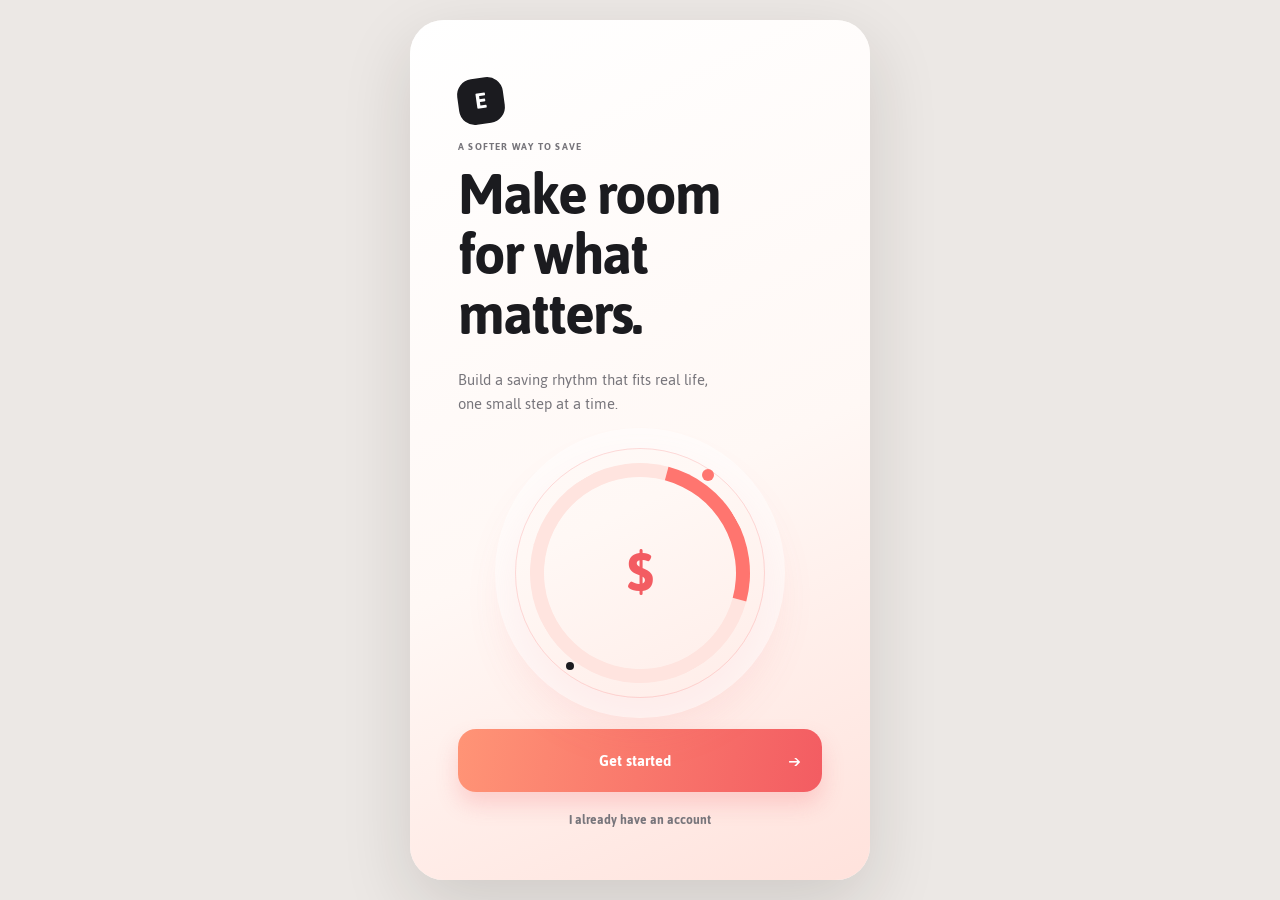
<file: index.html>
<!doctype html>
<html lang="en">
<head>
  <meta charset="UTF-8">
  <meta name="viewport" content="width=device-width, initial-scale=1.0">
  <meta name="theme-color" content="#f8f6f4">
  <title>EarnWise | A softer way to save</title>
  <link rel="preconnect" href="https://fonts.googleapis.com">
  <link rel="preconnect" href="https://fonts.gstatic.com" crossorigin>
  <link href="https://fonts.googleapis.com/css2?family=Jaldi:wght@400;700&display=swap" rel="stylesheet">
  <link rel="stylesheet" href="styles.css">
</head>
<body>
<main class="app-shell">

  <!-- Intro -->
  <section id="welcome-view" class="welcome-view screen active">
    <div class="brand-mark">E</div>
    <div class="welcome-copy">
      <p class="eyebrow">A softer way to save</p>
      <h1>Make room<br>for what matters.</h1>
      <p>Build a saving rhythm that fits real life, one small step at a time.</p>
    </div>
    <div class="welcome-orbit" aria-hidden="true"><span>$</span><i></i><b></b></div>
    <button class="primary-button welcome-button" data-action="start">Get started <span>&rarr;</span></button>
    <button class="text-button" data-action="signin">I already have an account</button>
  </section>

  <!-- Sign in / create account -->
  <section id="signin-view" class="form-view screen">
    <button class="back-button" data-action="welcome" aria-label="Back">&#8592;</button>

    <div class="form-heading">
      <p class="eyebrow">Welcome to EarnWise</p>
      <h2 id="auth-title">Let's make your<br>money feel lighter.</h2>
      <p id="auth-subtitle">Tell us a little about you to personalise your plan.</p>
    </div>

    <div class="segmented" id="auth-tabs">
      <button type="button" class="active" data-mode="create">Create account</button>
      <button type="button" data-mode="signin">Sign in</button>
    </div>

    <form id="profile-form" class="stack-form">
      <div class="form-row when-create">
        <label>First name<input id="first-name-input" type="text" placeholder="First name" autocomplete="given-name"></label>
        <label>Last name<input id="last-name-input" type="text" placeholder="Last name" autocomplete="family-name"></label>
      </div>
      <label class="when-create">What should we call you?
        <input id="name-input" type="text" placeholder="Your name" autocomplete="nickname">
      </label>
      <label>Email
        <input id="email-input" type="email" placeholder="you@email.com" autocomplete="email" required>
      </label>
      <label>Password
        <input id="password-input" type="password" placeholder="At least 6 characters" minlength="6" required>
      </label>
      <label class="when-create">What are you saving in?
        <select id="currency-input">
          <option value="USD">USD ($)</option>
          <option value="CAD">CAD ($)</option>
          <option value="EUR">EUR (&euro;)</option>
        </select>
      </label>
      <p class="form-error" id="auth-error" hidden></p>
      <button class="primary-button" type="submit" id="auth-submit">Create my account <span>&rarr;</span></button>
    </form>
  </section>

  <!-- The app itself -->
  <section id="app-view" class="app-view screen">
    <header class="app-header" id="app-header">
      <div>
        <p class="eyebrow">EarnWise</p>
        <h1 id="greeting">Hey there!</h1>
        <p class="subtle">Steady progress, softer landing.</p>
      </div>
      <div class="progress-badge" id="progress-badge">
        <strong id="progress-percent">0%</strong>
        <span>saved</span>
      </div>
    </header>

    <!-- Home -->
    <div id="home-page" class="page active-page">
      <div class="empty-state" id="home-empty" hidden>
        <div class="empty-orbit" aria-hidden="true">$</div>
        <h3>Nothing saved yet</h3>
        <p>Pick something you want and EarnWise will work out the pace for you.</p>
        <button class="primary-button" data-action="new-goal">Make your first goal <span>+</span></button>
      </div>

      <div id="home-content">
        <div class="goal-carousel" id="goal-carousel" tabindex="0" aria-label="Your goals, drag to switch"></div>
        <div class="carousel-dots" id="carousel-dots"></div>

        <button class="primary-button deposit-button" id="deposit-button" data-action="deposit">Deposit</button>

        <section class="checkin-card">
          <div class="section-heading">
            <div>
              <p class="eyebrow">Your rhythm</p>
              <h2 id="checkin-title">Daily check-in</h2>
            </div>
            <button class="icon-button" data-action="checkin-next" aria-label="Move the check-ins forward">&#8594;</button>
          </div>
          <div class="checkin-track" id="checkin-track" tabindex="0" aria-label="Check-in timeline"></div>
          <p class="swipe-hint">Drag left or right to move through your plan</p>
        </section>

        <section class="mini-stat-row">
          <div><span>Saved this month</span><strong id="month-saved">&mdash;</strong></div>
          <div><span>Next contribution</span><strong id="next-deposit">&mdash;</strong></div>
        </section>
      </div>
    </div>

    <!-- Goals -->
    <div id="goals-page" class="page">
      <div class="page-title goals-title">
        <div>
          <p class="eyebrow">Plan with intention</p>
          <h2>Your goals</h2>
        </div>
        <button class="add-button" type="button" data-action="new-goal">New goal <span>+</span></button>
      </div>
      <div class="goal-list" id="goal-list"></div>
    </div>

    <!-- History -->
    <div id="history-page" class="page">
      <div class="page-title goals-title">
        <div>
          <p class="eyebrow">Your money trail</p>
          <h2>History</h2>
        </div>
        <button class="add-button" type="button" data-action="new-entry">Log <span>+</span></button>
      </div>

      <div class="history-tabs" id="history-tabs">
        <button class="active" data-filter="all">All</button>
        <button data-filter="goals">Goals</button>
        <button data-filter="outside">Outside</button>
      </div>

      <section class="flow-summary panel">
        <div><span>Saved across all goals</span><strong id="history-total">&mdash;</strong></div>
        <div class="flow-pills">
          <p><span>In this month</span><b id="history-in">&mdash;</b></p>
          <p><span>Out this month</span><b id="history-out">&mdash;</b></p>
        </div>
      </section>

      <section class="transactions" id="transactions"></section>
    </div>

    <!-- Profile -->
    <div id="profile-page" class="page">
      <div class="page-title">
        <p class="eyebrow">Your account</p>
        <h2>Profile</h2>
      </div>

      <section class="profile-card panel">
        <div class="profile-summary">
          <div class="avatar" id="avatar">E</div>
          <div>
            <h2 id="profile-name">&mdash;</h2>
            <p id="profile-handle">&mdash;</p>
            <p class="subtle" id="profile-email">&mdash;</p>
          </div>
        </div>

        <div class="profile-stats">
          <div><span>Goals</span><strong id="stat-goals">0</strong></div>
          <div><span>Saved</span><strong id="stat-saved">&mdash;</strong></div>
          <div><span>Check-ins</span><strong id="stat-checkins">0</strong></div>
        </div>

        <div class="settings-list">
          <label>Display name<input id="setting-name" type="text" placeholder="Your name"></label>
          <label>Currency
            <select id="profile-currency">
              <option value="USD">USD ($)</option>
              <option value="CAD">CAD ($)</option>
              <option value="EUR">EUR (&euro;)</option>
            </select>
          </label>
          <label>Remind me to check in<input class="toggle" type="checkbox" id="setting-reminders"></label>
          <label>Member since<strong id="profile-since">&mdash;</strong></label>
        </div>
      </section>

      <div class="profile-actions">
        <button class="reset-button" id="reset-goals" type="button">Reset goals</button>
        <button class="secondary-button" data-action="signout">Sign out</button>
      </div>
    </div>

    <nav class="bottom-nav" aria-label="Main navigation">
      <button class="active" data-page="home-page"><span class="nav-icon">&#8962;</span>Home</button>
      <button data-page="goals-page"><span class="nav-icon">&#9678;</span>Goals</button>
      <button data-page="history-page"><span class="nav-icon">&#9636;</span>History</button>
      <button data-page="profile-page"><span class="nav-icon">&#9675;</span>Profile</button>
    </nav>
  </section>

  <!-- Deposit / withdraw sheet -->
  <div class="modal-backdrop" id="deposit-modal">
    <section class="sheet" role="dialog" aria-modal="true" aria-label="Move money">
      <button class="close-button" data-action="close-modal" aria-label="Close">&#10005;</button>
      <p class="eyebrow" id="deposit-eyebrow">Add to your goal</p>
      <h2 id="deposit-heading">Every little bit counts.</h2>

      <div class="segmented" id="deposit-mode">
        <button type="button" class="active" data-mode="deposit">Deposit</button>
        <button type="button" data-mode="withdraw">Take out</button>
      </div>

      <label>Goal<select id="deposit-goal"></select></label>
      <label>Amount
        <div class="money-input"><span class="currency-symbol">$</span><input id="deposit-input" type="number" min="0.01" step="0.01" value="20"></div>
      </label>

      <div class="deposit-suggestions" id="deposit-suggestions"></div>
      <p class="plan-hint" id="deposit-hint"></p>
      <p class="form-error" id="deposit-error" hidden></p>
      <button class="primary-button" id="confirm-deposit">Make deposit <span>&rarr;</span></button>
    </section>
  </div>

  <!-- Goal builder sheet -->
  <div class="modal-backdrop" id="goal-modal">
    <section class="sheet tall" role="dialog" aria-modal="true" aria-label="Goal settings">
      <button class="close-button" data-action="close-modal" aria-label="Close">&#10005;</button>
      <p class="eyebrow" id="goal-eyebrow">New goal</p>
      <h2 id="goal-heading">Set a target.</h2>

      <div class="sheet-body">
        <label>What are you saving for?
          <input id="goal-name-input" type="text" placeholder="Kyoto trip, rainy day fund...">
        </label>

        <label>Target amount
          <div class="money-input"><span class="currency-symbol">$</span><input id="goal-target-input" type="number" min="1" step="1" value="200"></div>
        </label>

        <label>Reach it by
          <select id="goal-timeframe-input">
            <option value="30">In 30 days</option>
            <option value="90">In 3 months</option>
            <option value="180" selected>In 6 months</option>
            <option value="365">In 1 year</option>
            <option value="custom">Pick my own date</option>
          </select>
        </label>

        <label id="goal-date-wrap" hidden>Deadline
          <input id="goal-date-input" type="date">
        </label>

        <div class="cadence-block">
          <p class="field-label">How often do you want to put money in?</p>
          <div class="cadence-chips" id="cadence-chips"></div>
        </div>

        <label>Amount each time
          <div class="money-input"><span class="currency-symbol">$</span><input id="goal-contribution-input" type="number" min="0" step="0.01"></div>
        </label>

        <div class="suggestion" id="plan-summary">
          <span>Your plan</span>
          <strong id="plan-summary-value">&mdash;</strong>
        </div>

        <div class="suggestion-list" id="plan-suggestions"></div>
      </div>

      <div class="sheet-actions">
        <button class="secondary-button danger" id="delete-goal" type="button" hidden>Delete goal</button>
        <button class="primary-button" id="save-goal" type="button">Save goal <span>&rarr;</span></button>
      </div>
    </section>
  </div>

  <!-- Manual history entry sheet -->
  <div class="modal-backdrop" id="entry-modal">
    <section class="sheet" role="dialog" aria-modal="true" aria-label="Log an entry">
      <button class="close-button" data-action="close-modal" aria-label="Close">&#10005;</button>
      <p class="eyebrow">Outside your goals</p>
      <h2>Log something else.</h2>

      <div class="segmented" id="entry-mode">
        <button type="button" class="active" data-mode="income">Money in</button>
        <button type="button" data-mode="expense">Money out</button>
      </div>

      <label>What was it?<input id="entry-label" type="text" placeholder="Payday, groceries..."></label>
      <label>Amount
        <div class="money-input"><span class="currency-symbol">$</span><input id="entry-amount" type="number" min="0.01" step="0.01" value="20"></div>
      </label>
      <label>When<input id="entry-date" type="date"></label>
      <p class="form-error" id="entry-error" hidden></p>
      <button class="primary-button" id="confirm-entry">Save entry <span>&rarr;</span></button>
    </section>
  </div>

</main>
<script src="app.js"></script>
</body>
</html>
</file>
<file: styles.css>
:root{
  --ink:#1b1b1f;
  --muted:#77757b;
  --paper:#fbf9f7;
  --panel:#fff;
  --line:#e8e3e0;
  --coral:#ff756f;
  --coral-dark:#f35c62;
  --blush:#ffe4df;
  --green:#45b979;--violet:#794fdc;--violet-soft:#f2ecfd;
  --amber:#e08c3b;
  --shadow:0 18px 35px rgba(38,25,20,.07);
}

*{box-sizing:border-box}
[hidden]{display:none!important}
body{margin:0;background:#ece8e5;color:var(--ink);font-family:'Jaldi',system-ui,sans-serif}
button,input,select{font:inherit}
button{cursor:pointer;border:0;color:inherit}
h1,h2,h3,p{margin-top:0}

.app-shell{max-width:460px;min-height:100vh;margin:auto;background:var(--paper);position:relative;overflow:hidden}
.screen{display:none;min-height:100vh}
.screen.active{display:block}

.eyebrow{margin:0 0 9px;text-transform:uppercase;letter-spacing:.11em;font-size:11px;font-weight:700;color:var(--muted)}
.subtle{font-size:13px;color:var(--muted);margin:0}

/* ---------- intro ---------- */

.welcome-view{padding:44px 28px 24px;flex-direction:column;background:linear-gradient(155deg,#fff 0%,#fff8f5 55%,#ffe2dc 100%)}
.welcome-view.active{display:flex}
.brand-mark{width:46px;height:46px;border-radius:16px;background:var(--ink);color:#fff;display:grid;place-items:center;font:700 25px/1.15 'Jaldi',sans-serif;transform:rotate(-8deg)}
.welcome-copy{margin-top:auto;position:relative;z-index:1}
.welcome-copy h1{font:700 clamp(44px,12vw,64px)/.94 'Jaldi',sans-serif;letter-spacing:-2px;margin-bottom:22px}
.welcome-copy>p:last-child{max-width:260px;font-size:17px;line-height:1.45;color:var(--muted)}
.welcome-orbit{height:250px;width:250px;margin:14px auto 18px;border:1px solid rgba(243,92,98,.2);border-radius:50%;position:relative;display:grid;place-items:center;box-shadow:0 0 0 20px rgba(255,255,255,.5),0 24px 50px rgba(243,92,98,.16)}
.welcome-orbit:before{content:'';position:absolute;inset:14px;border:14px solid var(--blush);border-right-color:var(--coral);border-radius:50%;transform:rotate(-30deg)}
.welcome-orbit span{font:700 62px/1.15 'Jaldi',sans-serif;color:var(--coral-dark);z-index:1}
.welcome-orbit i,.welcome-orbit b{position:absolute;border-radius:50%;background:var(--coral);width:12px;height:12px;top:20px;right:50px}
.welcome-orbit b{background:var(--ink);bottom:27px;top:auto;left:50px;width:8px;height:8px}
.welcome-button{margin-top:auto}

.primary-button{width:100%;padding:17px 22px;border-radius:18px;background:linear-gradient(100deg,#ff9476,var(--coral-dark));color:#fff;font-weight:700;font-size:17px;box-shadow:0 12px 22px rgba(243,92,98,.22);transition:transform .2s,box-shadow .2s}
.primary-button:hover{transform:translateY(-2px);box-shadow:0 16px 28px rgba(243,92,98,.3)}
.primary-button span{float:right}
.secondary-button{width:100%;padding:14px;border:1px solid var(--line);border-radius:15px;background:var(--panel);font-weight:700}
.secondary-button.danger{color:var(--coral-dark);border-color:var(--blush);background:#fff6f5}
.text-button{width:100%;background:none;padding:16px;color:var(--muted);font-weight:600;font-size:14px}
.link-button{background:none;padding:0;color:var(--coral-dark);font-weight:700;font-size:13px}

/* ---------- sign in ---------- */

.form-view{padding:38px 28px 48px;background:var(--paper)}
.back-button{background:none;font-size:25px;padding:4px 0 30px}
.form-heading h2{font:700 38px/1 'Jaldi',sans-serif;letter-spacing:-1px;margin-bottom:16px}
.form-heading>p:last-child{color:var(--muted);line-height:1.5;margin-bottom:0}
.stack-form{margin-top:22px;display:grid;gap:18px}
.form-row{display:grid;grid-template-columns:1fr 1fr;gap:12px}
.stack-form label,.sheet label{display:grid;gap:8px;color:var(--muted);font-size:13px;font-weight:600}
.stack-form input,.stack-form select,.sheet input,.sheet select{width:100%;border:1px solid var(--line);border-radius:14px;background:#fff;padding:15px;color:var(--ink);outline-color:var(--coral)}
.form-error{margin:0;font-size:13px;font-weight:600;color:var(--coral-dark);background:#fff1f0;border-radius:12px;padding:11px 14px}

.segmented{display:flex;background:#f0eeec;border-radius:14px;padding:4px;margin-bottom:20px;gap:4px}
.segmented button{flex:1;padding:11px 8px;background:none;border-radius:11px;color:var(--muted);font-weight:700;font-size:14px}
.segmented button.active{background:#fff;color:var(--ink);box-shadow:0 4px 12px rgba(38,25,20,.08)}

/* ---------- app frame ---------- */

.app-view{padding:28px 20px 112px}
.app-header{display:flex;align-items:flex-start;justify-content:space-between;margin-bottom:26px;gap:14px}
.app-header h1{font:700 33px/1.15 'Jaldi',sans-serif;letter-spacing:-1.5px;margin:0 0 3px}
.add-button{background:#efedeb;border-radius:20px;padding:9px 14px;font-weight:700;font-size:14px;white-space:nowrap;transition:background .2s}
.progress-badge{flex:0 0 auto;display:grid;justify-items:center;gap:1px;background:var(--blush);color:var(--coral-dark);border-radius:20px;padding:8px 15px;transition:background .3s,color .3s}
.progress-badge strong{font:700 19px/1.15 'Jaldi',sans-serif;font-variant-numeric:tabular-nums}
.progress-badge span{font-size:10px;font-weight:700;letter-spacing:.09em;text-transform:uppercase;opacity:.7}
.progress-badge.done{background:var(--violet-soft);color:var(--violet)}
.add-button:hover{background:var(--blush);color:var(--coral-dark)}
.add-button span{font-size:19px;line-height:10px;margin-left:4px}
.page{display:none;animation:rise .35s ease both}
.page.active-page{display:block}
.page-title{margin:8px 0 22px}
.page-title h2{font:700 35px/1.15 'Jaldi',sans-serif;margin:0;letter-spacing:-.8px}
.goals-title{display:flex;align-items:flex-start;justify-content:space-between;gap:14px}
.goals-title .add-button{margin-top:6px}

/* ---------- home carousel ---------- */

.goal-carousel{display:flex;overflow-x:auto;scroll-snap-type:x mandatory;scrollbar-width:none;cursor:grab;margin:0 -20px;padding:0 20px;scroll-padding:0 20px}
.goal-carousel::-webkit-scrollbar{display:none}
.goal-carousel.dragging{cursor:grabbing;scroll-snap-type:none;scroll-behavior:auto}
.goal-slide{flex:0 0 100%;scroll-snap-align:center;text-align:center;user-select:none}

.progress-ring{width:min(280px,72vw);aspect-ratio:1;margin:0 auto 18px;border-radius:50%;position:relative;box-shadow:0 15px 30px rgba(255,117,111,.12);transition:box-shadow .4s ease}
.progress-ring.done{box-shadow:0 15px 30px rgba(121,79,220,.16)}
.ring-svg{position:absolute;inset:0;width:100%;height:100%;transform:rotate(-90deg)}
.ring-track{fill:none;stroke:var(--blush);stroke-width:11}
.ring-fill{fill:none;stroke:var(--coral);stroke-width:11;stroke-linecap:round;transition:stroke-dashoffset .6s ease,stroke .4s ease}
.ring-fill.done{stroke:var(--violet)}
.ring-inner{position:absolute;inset:16px;border-radius:50%;display:flex;flex-direction:column;align-items:center;justify-content:center;padding:0 18px;text-align:center}
.ring-inner span{color:var(--muted);font-size:13px;font-weight:600;max-width:100%;overflow:hidden;text-overflow:ellipsis;white-space:nowrap}
.ring-inner small{color:var(--muted);font-size:13px}
.ring-inner strong{font:700 clamp(30px,9vw,42px)/1.15 'Jaldi',sans-serif;margin:8px 0}

.pace-note{font-size:13px;font-weight:600;color:var(--green);margin:0}
.pace-note.behind{color:var(--amber)}
.pace-note.done{color:var(--violet)}
.status-dot{display:inline-block;width:7px;height:7px;background:currentColor;border-radius:50%;margin-right:6px;vertical-align:middle}

.carousel-dots{display:flex;justify-content:center;gap:7px;margin:16px 0 4px}
.carousel-dots i{width:7px;height:7px;border-radius:50%;background:#ddd8d5;cursor:pointer;transition:.2s}
.carousel-dots i.on{background:var(--coral);width:20px;border-radius:5px}
.deposit-button{margin:18px 0 26px;text-align:center}
.deposit-button.done{background:linear-gradient(100deg,#9b7aec,var(--violet));box-shadow:0 12px 22px rgba(121,79,220,.22)}
.deposit-button.done:hover{box-shadow:0 16px 28px rgba(121,79,220,.3)}
.deposit-button b{font-family:'Jaldi',sans-serif;margin-left:4px}

/* ---------- check-in strip ---------- */

.checkin-card,.panel{background:var(--panel);border:1px solid var(--line);border-radius:22px;padding:20px;box-shadow:var(--shadow)}
.section-heading{display:flex;justify-content:space-between;align-items:flex-start;gap:12px}
.section-heading h2{font:700 24px/1.15 'Jaldi',sans-serif;margin:0;letter-spacing:-.8px}
.icon-button{width:32px;height:32px;border-radius:50%;background:var(--blush);color:var(--coral-dark);font-size:18px;flex:0 0 auto}

.checkin-track{display:flex;gap:10px;overflow-x:auto;scroll-snap-type:x proximity;padding:19px 1px 8px;cursor:grab;scrollbar-width:none;scroll-behavior:smooth}
.checkin-track::-webkit-scrollbar{display:none}
.checkin-track.dragging{cursor:grabbing;scroll-snap-type:none;scroll-behavior:auto}
.checkin-track.dragging .day-card{pointer-events:none}
.day-card{flex:0 0 76px;scroll-snap-align:center;text-align:center;background:#f5f4f3;border-radius:20px;padding:13px 4px 11px;color:var(--muted);font-size:11px;user-select:none;transition:transform .18s,background .18s}
.day-card:hover{transform:translateY(-2px)}
.day-card strong{display:block;font:700 19px/1.15 'Jaldi',sans-serif;color:var(--ink);margin:7px 0 3px}
.day-card small{display:block;font-size:10px;opacity:.75}
.day-card.done{background:#e1f5e9;color:var(--green)}
.day-card.done strong{color:var(--green)}
.day-card.today{background:var(--blush);outline:2px solid var(--coral);outline-offset:2px;color:var(--coral-dark)}
.day-card.undoable{outline:1.5px dashed var(--green);outline-offset:2px}
.day-card.undoable small{font-weight:700;opacity:1}
.day-card.undoable:hover{background:#d3efdf}
.day-card.done:not(.undoable){cursor:default}
.day-card.done:not(.undoable):hover{transform:none}
.day-card.today strong{color:var(--coral-dark)}
.swipe-hint{text-align:center;color:#aaa;font-size:11px;margin:10px 0 0}

.mini-stat-row{display:grid;grid-template-columns:1fr 1fr;gap:12px;margin-top:18px}
.mini-stat-row div{padding:15px;background:#f1efed;border-radius:15px}
.mini-stat-row span{display:block;color:var(--muted);font-size:11px}
.mini-stat-row strong{display:block;margin-top:5px;font:700 18px/1.15 'Jaldi',sans-serif}

/* ---------- empty states ---------- */

.empty-state{text-align:center;padding:34px 20px}
.empty-state h3{font:700 24px/1.15 'Jaldi',sans-serif;margin:0 0 8px;letter-spacing:-.5px}
.empty-state p{color:var(--muted);line-height:1.5;margin:0 auto 24px;max-width:270px}
.empty-state.small{padding:30px 16px;background:var(--panel);border:1px dashed var(--line);border-radius:20px}
.empty-state.small p{margin-bottom:0}
.empty-orbit{width:110px;height:110px;margin:0 auto 22px;border-radius:50%;border:12px solid var(--blush);border-right-color:var(--coral);display:grid;place-items:center;font:700 34px/1.15 'Jaldi',sans-serif;color:var(--coral-dark);transform:rotate(-30deg)}

/* ---------- goals ---------- */

.goal-list{display:grid;gap:12px}
.goal-row{position:relative;border-radius:18px;overflow:hidden}
.goal-delete{position:absolute;top:0;right:0;bottom:0;width:96px;background:var(--coral-dark);color:#fff;font-weight:700;font-size:14px;border-radius:0 18px 18px 0}
.goal-delete:hover{background:#e0474e}
.goal-item{position:relative;padding:18px;border:1px solid var(--line);border-radius:18px;background:#fff;cursor:pointer;touch-action:pan-y;user-select:none;transition:transform .25s ease,box-shadow .2s}
.goal-item:hover{box-shadow:var(--shadow)}
.goal-row.open .goal-item{transform:translateX(-96px)}
.goal-item header{display:flex;justify-content:space-between;align-items:center;gap:10px;font-weight:700}
.goal-name{font:700 17px/1.15 'Jaldi',sans-serif;overflow:hidden;text-overflow:ellipsis;white-space:nowrap}
.pill{flex:0 0 auto;border-radius:15px;padding:4px 10px;font-size:12px;background:#e5f6eb;color:var(--green)}
.pill.behind{background:#fdf0e2;color:var(--amber)}
.pill.done{background:var(--violet-soft);color:var(--violet)}
.goal-amount{display:block;font:700 29px/1.15 'Jaldi',sans-serif;margin:13px 0 2px}
.goal-item small{color:var(--muted)}
.bar{height:8px;border-radius:8px;background:#eeeceb;margin-top:13px;overflow:hidden}
.bar i{display:block;height:100%;background:var(--green);border-radius:inherit;transition:width .45s ease,background .4s ease}
.bar.done i{background:var(--violet)}
.goal-foot{display:flex;justify-content:space-between;align-items:center;gap:10px;margin:13px 0 0;font-size:13px;color:var(--muted)}

/* ---------- history ---------- */

.history-tabs{display:flex;background:#f0eeec;border-radius:13px;padding:4px;margin-bottom:17px;gap:4px}
.history-tabs button{flex:1;padding:10px;background:none;border-radius:10px;color:var(--muted);font-weight:700;font-size:14px}
.history-tabs button.active{background:#fff;color:var(--ink);box-shadow:0 4px 12px rgba(38,25,20,.08)}
.flow-summary>div:first-child{display:flex;justify-content:space-between;align-items:center;gap:12px;color:var(--muted);font-size:13px}
.flow-summary strong{font:700 28px/1.15 'Jaldi',sans-serif;color:var(--ink)}
.flow-pills{display:grid;grid-template-columns:1fr 1fr;gap:10px;margin-top:18px}
.flow-pills p{padding:12px;background:#f3f2f1;border-radius:14px;margin:0}
.flow-pills span{display:block;color:var(--muted);font-size:11px}
.flow-pills b{font:700 18px/1.15 'Jaldi',sans-serif}

.transactions{margin-top:20px}
.date-heading{margin:20px 0 4px;font-size:11px;font-weight:700;letter-spacing:.08em;text-transform:uppercase;color:var(--muted)}
.transaction{display:grid;grid-template-columns:42px 1fr auto auto;align-items:center;gap:12px;padding:14px 3px;border-bottom:1px solid var(--line)}
.transaction-icon{width:42px;height:42px;border-radius:13px;display:grid;place-items:center;color:#fff;font-weight:700}
.transaction-icon.green{background:#54be7b}
.transaction-icon.red{background:#ff8179}
.transaction-icon.gold{background:#f9b94f}
.transaction-icon.purple{background:var(--violet)}
.transaction strong{display:block;font-size:15px}
.transaction small{color:var(--muted)}
.transaction .amount{font-weight:700}
.amount.positive{color:var(--green)}
.amount.negative{color:var(--coral-dark)}
.remove-entry{width:26px;height:26px;border-radius:50%;background:none;color:#c9c5c2;font-size:12px;transition:.2s}
.remove-entry:hover{background:#fff1f0;color:var(--coral-dark)}

/* ---------- profile ---------- */

.profile-card{padding:24px 18px}
.profile-summary{display:flex;align-items:center;gap:15px;margin-bottom:20px}
.avatar{flex:0 0 auto;width:70px;height:70px;display:grid;place-items:center;border-radius:50%;background:linear-gradient(140deg,#f7d5aa,#dcbcaf);font:700 29px/1.15 'Jaldi',sans-serif}
.profile-summary h2{font:700 26px/1.15 'Jaldi',sans-serif;margin:0;letter-spacing:-1px}
.profile-summary p{color:var(--muted);margin:2px 0}
.profile-stats{display:grid;grid-template-columns:repeat(3,1fr);gap:10px;margin-bottom:22px}
.profile-stats div{padding:14px 10px;background:#f4f2f1;border-radius:15px;text-align:center}
.profile-stats span{display:block;color:var(--muted);font-size:11px}
.profile-stats strong{display:block;margin-top:5px;font:700 17px/1.15 'Jaldi',sans-serif}
.settings-list{display:grid;gap:10px}
.settings-list label{display:flex;justify-content:space-between;align-items:center;gap:14px;padding:12px 14px;border-radius:14px;background:#f4f2f1;font-weight:700;font-size:14px}
.settings-list strong{font-family:'Jaldi',sans-serif}
.settings-list input[type=text],.settings-list select{border:0;background:transparent;font-weight:700;text-align:right;outline-color:var(--coral);padding:0;max-width:55%}
.toggle{appearance:none;flex:0 0 auto;width:48px;height:28px;border-radius:20px;background:#d7d6d5;position:relative;transition:.2s;cursor:pointer}
.toggle:before{content:'';position:absolute;width:22px;height:22px;top:3px;left:3px;border-radius:50%;background:#fff;transition:.2s}
.toggle:checked{background:var(--green)}
.toggle:checked:before{transform:translateX(20px)}
.profile-actions{display:grid;gap:10px;margin-top:18px}
.reset-button{width:100%;padding:14px;border:1px solid #f6c4c4;border-radius:15px;background:#fff1f0;color:var(--coral-dark);font-weight:700;transition:background .2s,color .2s,border-color .2s}
.reset-button:hover{background:var(--coral-dark);border-color:var(--coral-dark);color:#fff}
.reset-button.armed{background:var(--coral-dark);border-color:var(--coral-dark);color:#fff}

/* ---------- bottom nav ---------- */

.bottom-nav{position:fixed;bottom:16px;left:50%;transform:translateX(-50%);width:min(420px,calc(100% - 40px));display:grid;grid-template-columns:repeat(4,1fr);padding:7px;background:rgba(255,255,255,.94);backdrop-filter:blur(8px);border:1px solid var(--line);border-radius:20px;box-shadow:0 15px 30px rgba(0,0,0,.08);z-index:5}
.bottom-nav button{background:none;border-radius:14px;padding:9px 3px 7px;font-size:11px;color:var(--muted)}
.bottom-nav button.active{background:#f4f2f1;color:var(--ink);font-weight:700}
.nav-icon{display:block;font-size:20px;line-height:20px;margin-bottom:3px}

/* ---------- sheets ---------- */

.modal-backdrop{display:none;position:fixed;inset:0;background:rgba(20,18,18,.32);z-index:10;align-items:flex-end;justify-content:center}
.modal-backdrop.open{display:flex}
.sheet{width:min(460px,100%);max-height:92vh;overflow-y:auto;background:var(--paper);padding:24px 24px 32px;border-radius:25px 25px 0 0;position:relative;animation:rise .25s ease;display:grid;gap:16px;align-content:start}
.sheet h2{font:700 27px/1.15 'Jaldi',sans-serif;margin:0 0 4px;letter-spacing:-.8px;padding-right:40px}
.sheet .eyebrow{margin-bottom:0}
.sheet-body{display:grid;gap:16px}
.sheet-actions{display:grid;gap:10px;margin-top:4px}
.close-button{position:absolute;right:20px;top:20px;background:#efedeb;width:32px;height:32px;border-radius:50%;z-index:1}
.money-input{display:flex;align-items:center;border:1px solid var(--line);border-radius:14px;background:#fff;padding-left:15px;color:var(--muted);font-size:18px}
.money-input:focus-within{border-color:var(--coral)}
.money-input input{border:0!important;padding-left:8px!important;font-size:20px;font-weight:600;outline:none;background:transparent}
.plan-hint{margin:0;font-size:13px;line-height:1.5;color:var(--muted);background:#f4f2f1;border-radius:12px;padding:12px 14px}

.deposit-suggestions{display:flex;gap:8px;flex-wrap:wrap}
.deposit-suggestions button{padding:8px 14px;border:1px solid var(--line);border-radius:18px;background:#fff;font-weight:700;font-size:14px}
.deposit-suggestions button:hover{background:var(--blush);color:var(--coral-dark)}

.field-label{margin:0 0 10px;color:var(--muted);font-size:13px;font-weight:600}
.cadence-chips{display:flex;flex-wrap:wrap;gap:8px}
.cadence-chips button{display:grid;gap:2px;text-align:left;background:#f1efed;border-radius:15px;padding:9px 13px;font-weight:600;font-size:12px;color:var(--muted);transition:.2s}
.cadence-chips button b{font:700 14px/1.15 'Jaldi',sans-serif;color:var(--ink)}
.cadence-chips button.recommended{background:var(--blush);color:var(--coral-dark)}
.cadence-chips button.recommended b{color:var(--coral-dark)}

.suggestion{display:flex;justify-content:space-between;align-items:center;gap:12px;padding:14px;border-radius:13px;background:#fff0ee;font-size:13px;color:var(--muted);font-weight:600}
.suggestion strong{font:700 15px/1.15 'Jaldi',sans-serif;color:var(--coral-dark);text-align:right}
.suggestion-list{display:grid;gap:8px}
.suggestion-list:empty{display:none}
.suggestion-card{display:grid;gap:3px;text-align:left;padding:14px;border:1px solid var(--line);border-radius:14px;background:#fff;transition:.2s}
.suggestion-card:hover{border-color:var(--coral);background:#fffaf9}
.suggestion-card strong{font:700 15px/1.15 'Jaldi',sans-serif}
.suggestion-card small{color:var(--muted);line-height:1.45}

@keyframes rise{from{opacity:0;transform:translateY(12px)}to{opacity:1;transform:none}}

@media(max-width:360px){
  .form-row{grid-template-columns:1fr}
  .goals-title .add-button{padding:8px 10px;font-size:12px}
  .day-card{flex-basis:70px}
}

@media(min-width:600px){
  .app-shell{margin:20px auto;border-radius:34px;box-shadow:0 25px 70px rgba(36,28,24,.14);min-height:calc(100vh - 40px)}
  .screen{min-height:calc(100vh - 40px)}
  .welcome-view{padding:58px 48px 32px}
  .form-view{padding:55px 48px}
  .app-view{padding-left:34px;padding-right:34px}
  .goal-carousel{margin:0 -34px;padding:0 34px;scroll-padding:0 34px}
  .bottom-nav{position:absolute;bottom:19px}
  .modal-backdrop{align-items:center}
  .sheet{border-radius:25px;max-width:460px;max-height:86vh}
}
</file>
